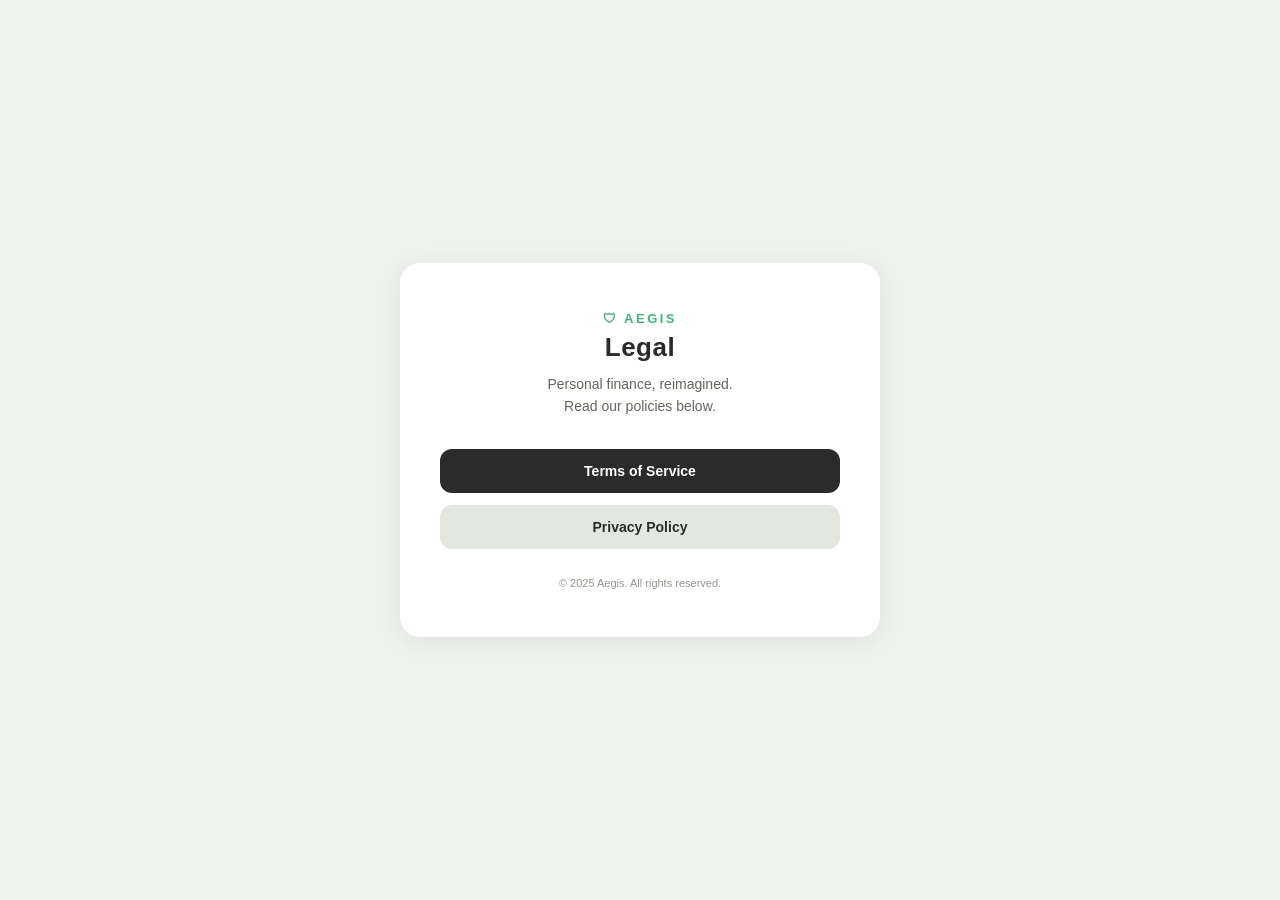
<file: aegis/legal/index.html>
<!DOCTYPE html>
<html lang="en">
<head>
  <meta charset="UTF-8">
  <meta name="viewport" content="width=device-width, initial-scale=1.0">
  <title>Aegis — Legal</title>
  <style>
    * { box-sizing: border-box; margin: 0; padding: 0; }
    body { font-family: -apple-system, BlinkMacSystemFont, 'Segoe UI', sans-serif; background: #eff3ed; min-height: 100vh; display: flex; align-items: center; justify-content: center; }
    .card { background: #fff; border-radius: 20px; padding: 48px 40px; max-width: 480px; width: 90%; box-shadow: 0 4px 24px rgba(0,0,0,0.08); text-align: center; }
    .logo { font-size: 13px; font-weight: 900; letter-spacing: 2.5px; color: #4caf7d; margin-bottom: 6px; }
    h1 { font-size: 26px; font-weight: 900; color: #2b2b2b; letter-spacing: 0.5px; margin-bottom: 10px; }
    p { font-size: 14px; color: #5f685b; line-height: 1.6; margin-bottom: 32px; }
    .links { display: flex; flex-direction: column; gap: 12px; }
    a { display: block; padding: 14px 24px; border-radius: 12px; font-size: 14px; font-weight: 700; text-decoration: none; transition: opacity 0.15s; }
    a:hover { opacity: 0.85; }
    .primary { background: #2b2b2b; color: #fff; }
    .secondary { background: #e2e7df; color: #2b2b2b; }
    .footer { margin-top: 28px; font-size: 11px; color: #8f988a; }
  </style>
</head>
<body>
  <div class="card">
    <div class="logo">🛡 AEGIS</div>
    <h1>Legal</h1>
    <p>Personal finance, reimagined.<br>Read our policies below.</p>
    <div class="links">
      <a href="terms.html" class="primary">Terms of Service</a>
      <a href="privacy.html" class="secondary">Privacy Policy</a>
    </div>
    <div class="footer">© 2025 Aegis. All rights reserved.</div>
  </div>
</body>
</html>
</file>
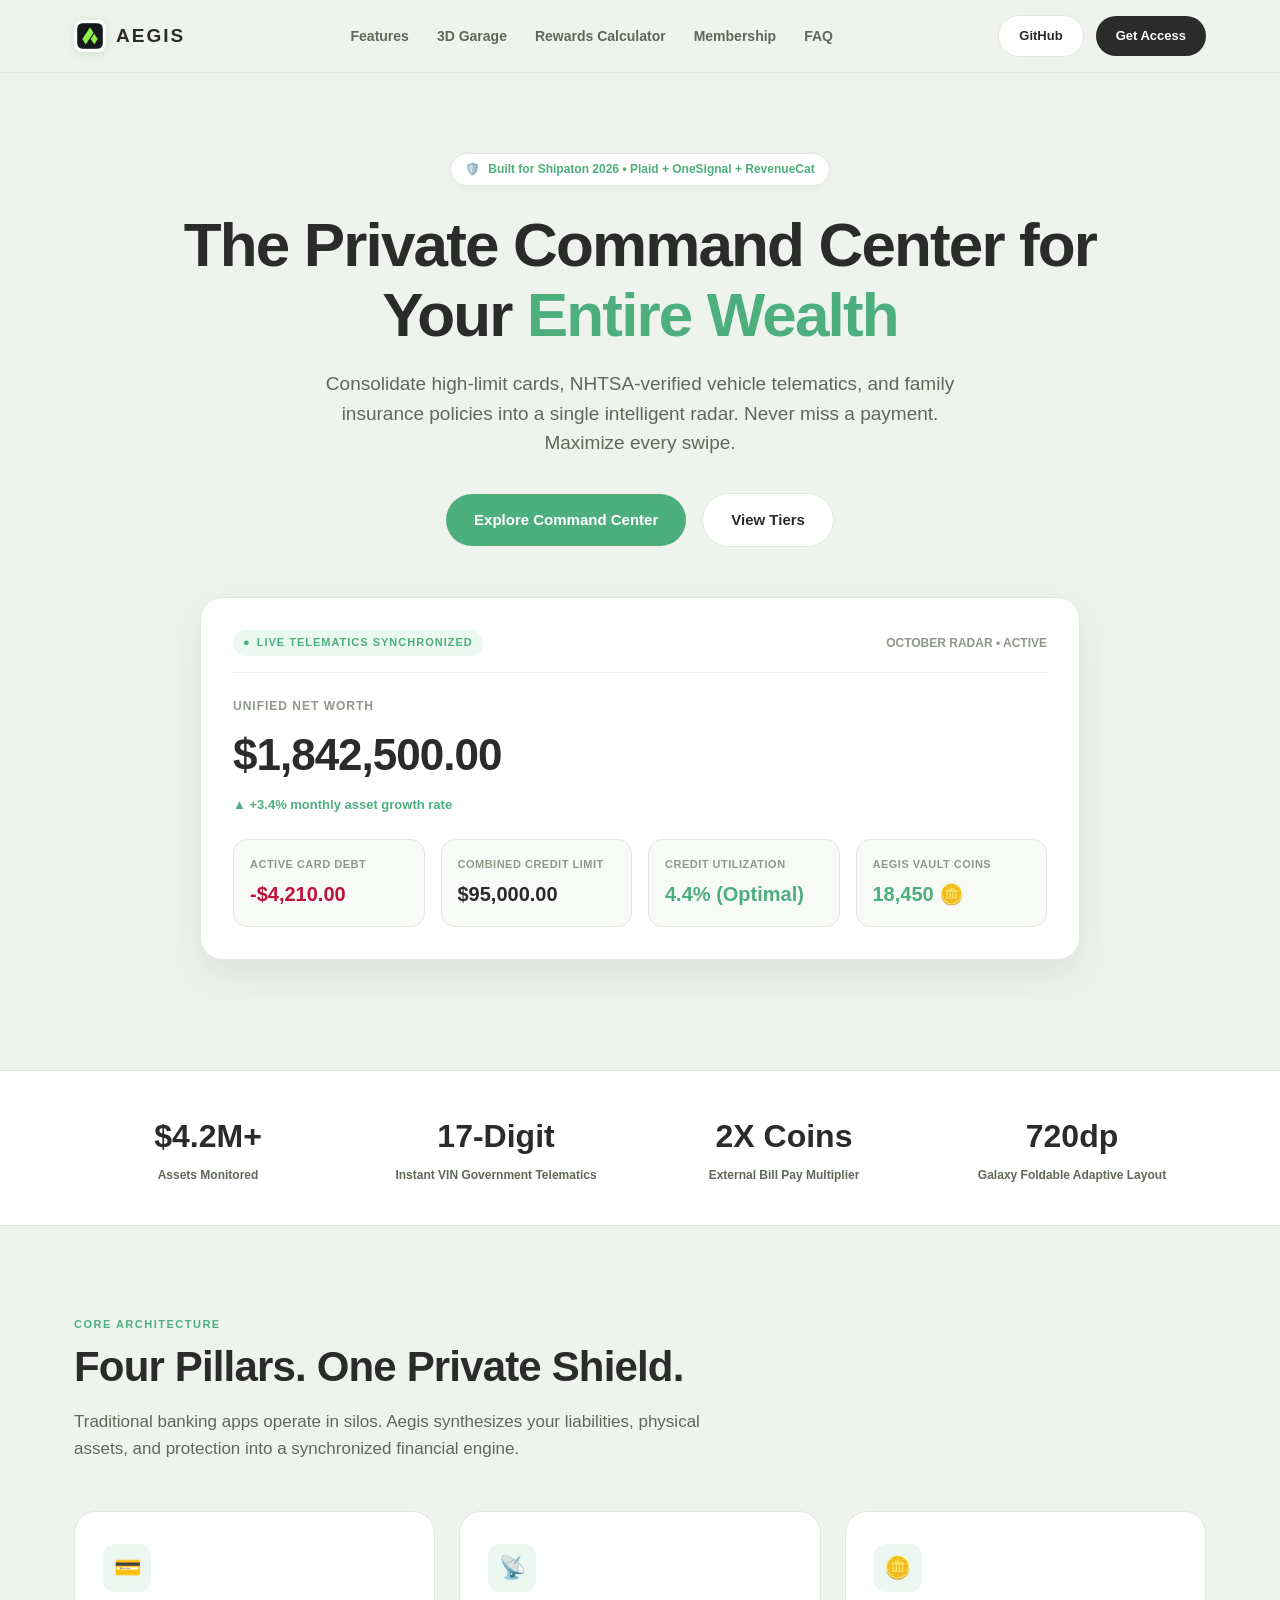
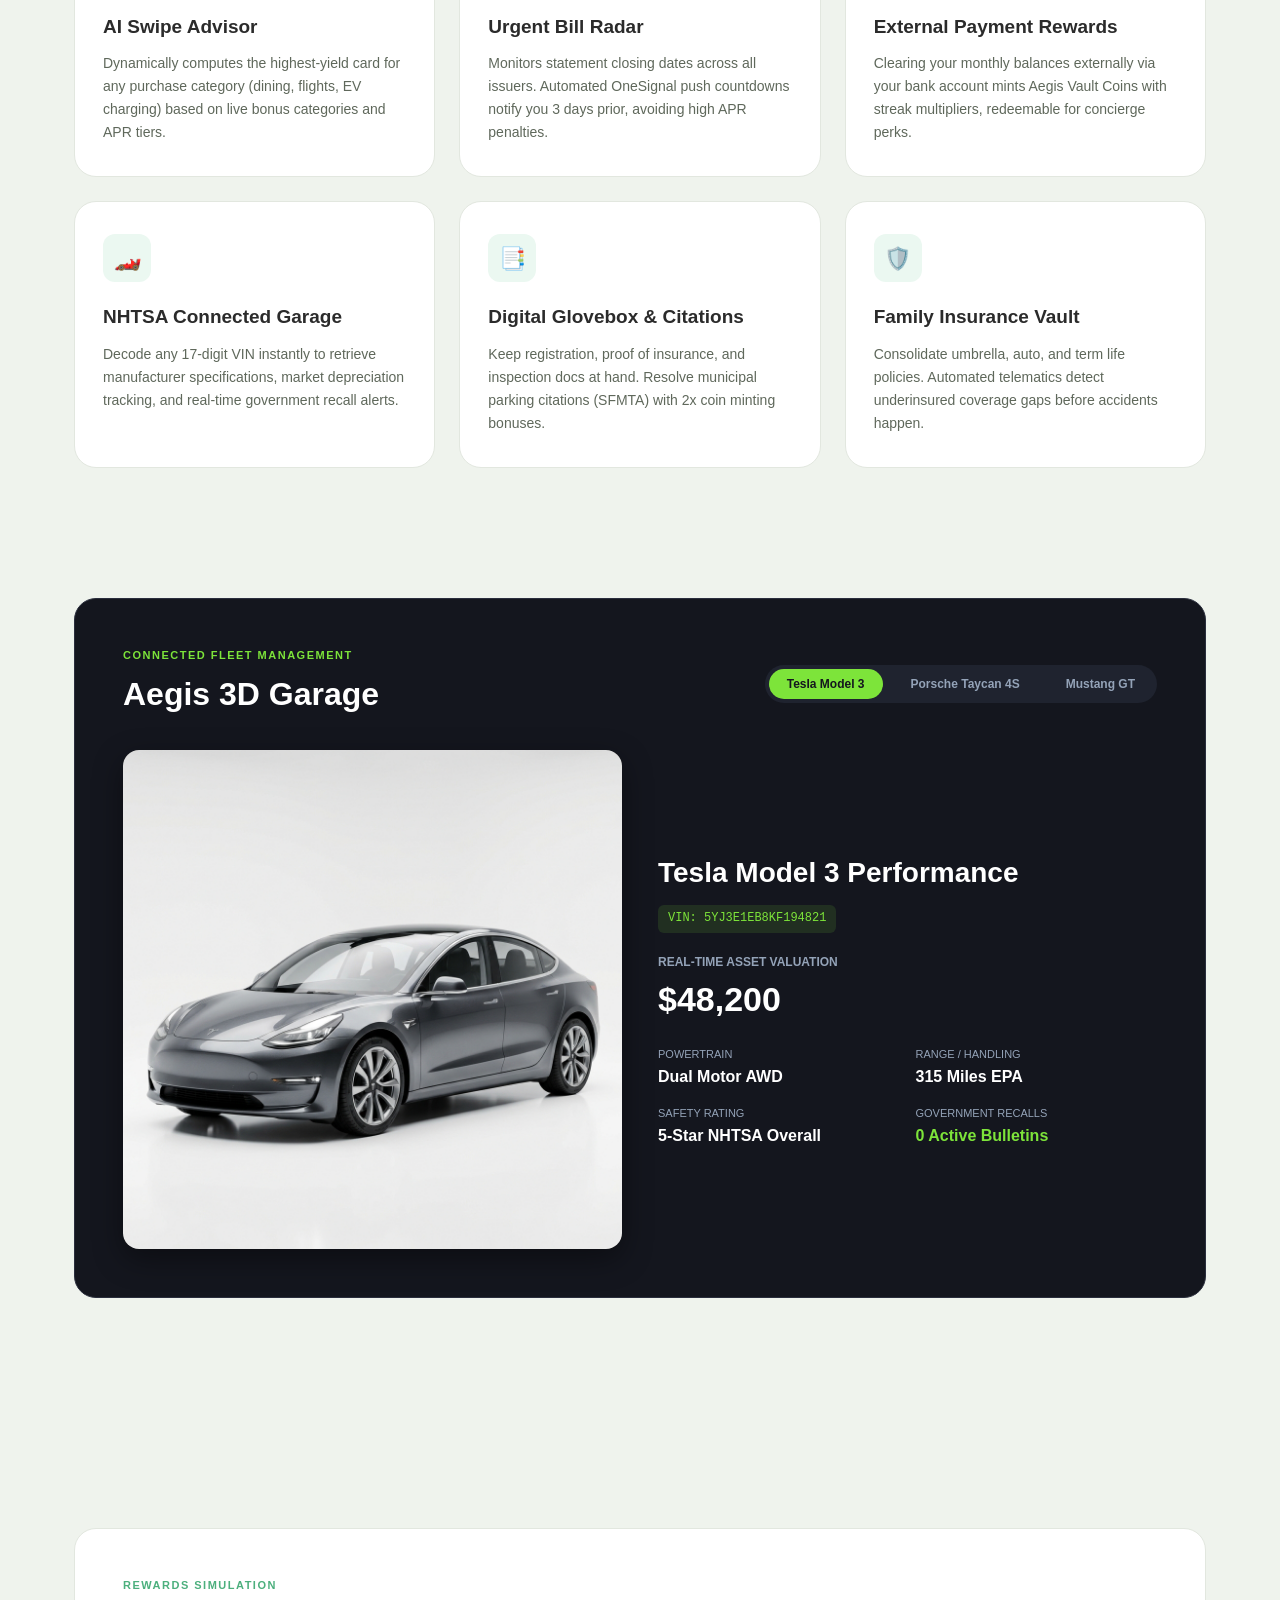
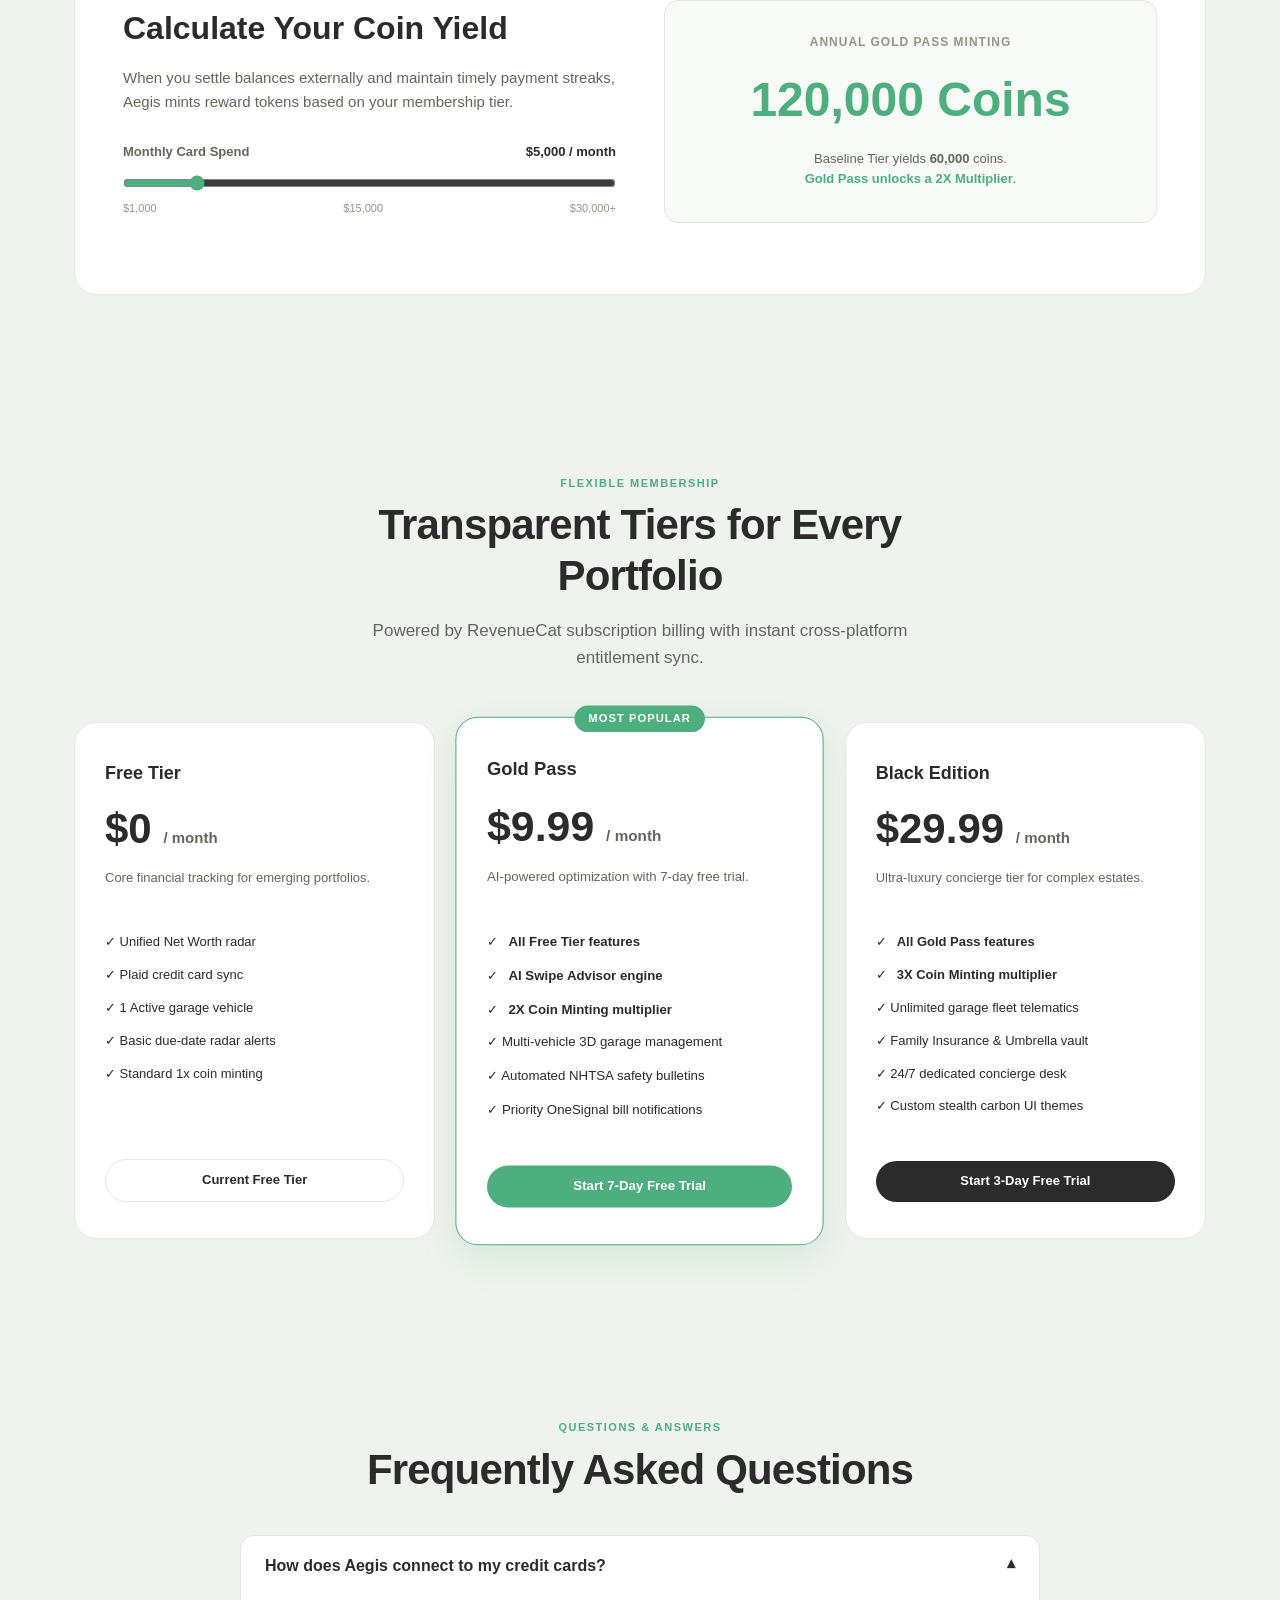
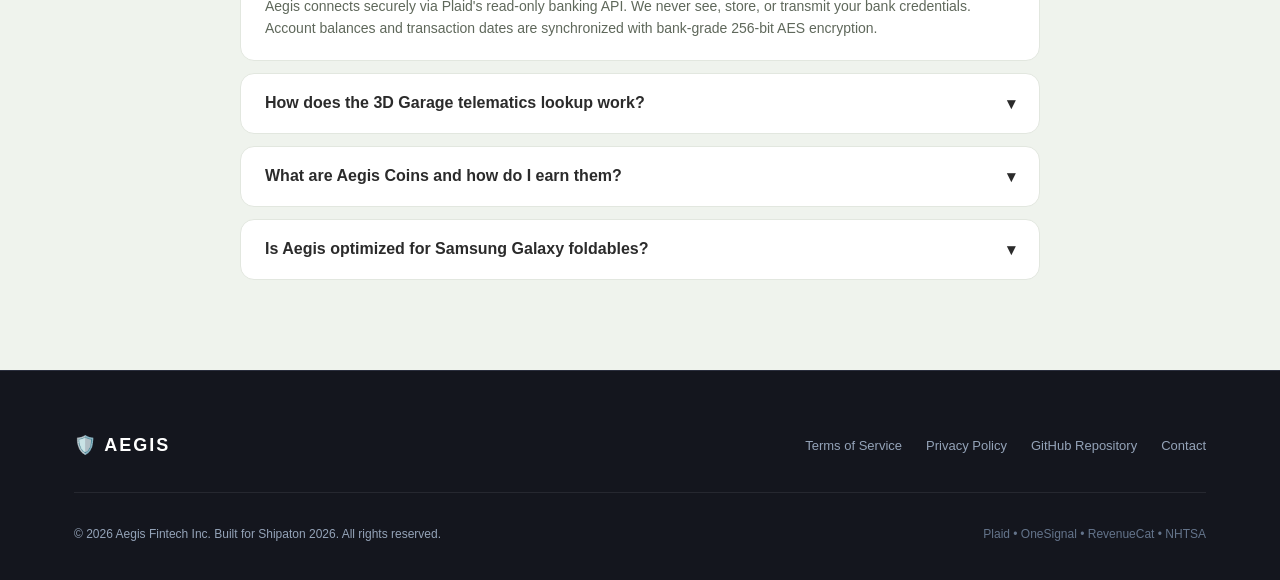
<file: aegis/marketing/index.html>
<!DOCTYPE html>
<html lang="en">
<head>
  <meta charset="UTF-8">
  <meta name="viewport" content="width=device-width, initial-scale=1.0">
  <title>Aegis — The Private Command Center for High-Net-Worth Individuals</title>
  <meta name="description" content="Aegis unites your credit cards, vehicle telematics, and insurance vault into one unified net worth radar. Powered by Plaid, OneSignal, and RevenueCat.">
  <link rel="icon" type="image/jpeg" href="assets/logo.jpg">
  <link rel="stylesheet" href="style.css">
</head>
<body>

  <!-- Sticky Header -->
  <header class="header">
    <div class="container header-inner">
      <a href="#" class="brand">
        <img src="assets/logo.jpg" alt="Aegis Logo" class="brand-icon">
        <span>AEGIS</span>
      </a>

      <ul class="nav-links">
        <li><a href="#features">Features</a></li>
        <li><a href="#garage">3D Garage</a></li>
        <li><a href="#calculator">Rewards Calculator</a></li>
        <li><a href="#pricing">Membership</a></li>
        <li><a href="#faq">FAQ</a></li>
      </ul>

      <div class="nav-actions">
        <a href="https://github.com/chiraghs/Aegis" target="_blank" class="btn btn-outline">GitHub</a>
        <a href="#pricing" class="btn btn-primary">Get Access</a>
      </div>
    </div>
  </header>

  <!-- Hero Section -->
  <section class="hero">
    <div class="container">
      <div class="hero-pill">
        <span>🛡️</span>
        <span>Built for Shipaton 2026 • Plaid + OneSignal + RevenueCat</span>
      </div>

      <h1 class="hero-title">
        The Private Command Center for Your <span class="highlight">Entire Wealth</span>
      </h1>

      <p class="hero-subtitle">
        Consolidate high-limit cards, NHTSA-verified vehicle telematics, and family insurance policies into a single intelligent radar. Never miss a payment. Maximize every swipe.
      </p>

      <div class="hero-cta">
        <a href="#features" class="btn btn-mint btn-lg">Explore Command Center</a>
        <a href="#pricing" class="btn btn-outline btn-lg">View Tiers</a>
      </div>

      <!-- Hero Mockup Card -->
      <div class="mockup-wrapper">
        <div class="mockup-card">
          <div class="mockup-header">
            <div class="mockup-badge">
              <span>●</span> LIVE TELEMATICS SYNCHRONIZED
            </div>
            <div style="font-size: 12px; color: var(--text-muted); font-weight: 700;">
              OCTOBER RADAR • ACTIVE
            </div>
          </div>

          <div class="mockup-networth">
            <div class="mockup-networth-label">Unified Net Worth</div>
            <div class="mockup-networth-value">$1,842,500.00</div>
            <div style="font-size: 13px; color: var(--accent-mint); font-weight: 700;">
              ▲ +3.4% monthly asset growth rate
            </div>
          </div>

          <div class="mockup-stats-grid">
            <div class="stat-box">
              <div class="stat-box-label">Active Card Debt</div>
              <div class="stat-box-value warning">-$4,210.00</div>
            </div>
            <div class="stat-box">
              <div class="stat-box-label">Combined Credit Limit</div>
              <div class="stat-box-value">$95,000.00</div>
            </div>
            <div class="stat-box">
              <div class="stat-box-label">Credit Utilization</div>
              <div class="stat-box-value positive">4.4% (Optimal)</div>
            </div>
            <div class="stat-box">
              <div class="stat-box-label">Aegis Vault Coins</div>
              <div class="stat-box-value positive">18,450 🪙</div>
            </div>
          </div>
        </div>
      </div>
    </div>
  </section>

  <!-- Stats Banner -->
  <section class="stats-banner">
    <div class="container stats-banner-grid">
      <div>
        <div class="banner-item-num">$4.2M+</div>
        <div class="banner-item-label">Assets Monitored</div>
      </div>
      <div>
        <div class="banner-item-num">17-Digit</div>
        <div class="banner-item-label">Instant VIN Government Telematics</div>
      </div>
      <div>
        <div class="banner-item-num">2X Coins</div>
        <div class="banner-item-label">External Bill Pay Multiplier</div>
      </div>
      <div>
        <div class="banner-item-num">720dp</div>
        <div class="banner-item-label">Galaxy Foldable Adaptive Layout</div>
      </div>
    </div>
  </section>

  <!-- Core Features Grid -->
  <section class="section" id="features">
    <div class="container">
      <div class="section-tag">Core Architecture</div>
      <h2 class="section-title">Four Pillars. One Private Shield.</h2>
      <p class="section-subtitle">
        Traditional banking apps operate in silos. Aegis synthesizes your liabilities, physical assets, and protection into a synchronized financial engine.
      </p>

      <div class="features-grid">
        <div class="feature-card">
          <div class="feature-icon-wrapper">💳</div>
          <h3>AI Swipe Advisor</h3>
          <p>
            Dynamically computes the highest-yield card for any purchase category (dining, flights, EV charging) based on live bonus categories and APR tiers.
          </p>
        </div>

        <div class="feature-card">
          <div class="feature-icon-wrapper">📡</div>
          <h3>Urgent Bill Radar</h3>
          <p>
            Monitors statement closing dates across all issuers. Automated OneSignal push countdowns notify you 3 days prior, avoiding high APR penalties.
          </p>
        </div>

        <div class="feature-card">
          <div class="feature-icon-wrapper">🪙</div>
          <h3>External Payment Rewards</h3>
          <p>
            Clearing your monthly balances externally via your bank account mints Aegis Vault Coins with streak multipliers, redeemable for concierge perks.
          </p>
        </div>

        <div class="feature-card">
          <div class="feature-icon-wrapper">🏎️</div>
          <h3>NHTSA Connected Garage</h3>
          <p>
            Decode any 17-digit VIN instantly to retrieve manufacturer specifications, market depreciation tracking, and real-time government recall alerts.
          </p>
        </div>

        <div class="feature-card">
          <div class="feature-icon-wrapper">📑</div>
          <h3>Digital Glovebox & Citations</h3>
          <p>
            Keep registration, proof of insurance, and inspection docs at hand. Resolve municipal parking citations (SFMTA) with 2x coin minting bonuses.
          </p>
        </div>

        <div class="feature-card">
          <div class="feature-icon-wrapper">🛡️</div>
          <h3>Family Insurance Vault</h3>
          <p>
            Consolidate umbrella, auto, and term life policies. Automated telematics detect underinsured coverage gaps before accidents happen.
          </p>
        </div>
      </div>
    </div>
  </section>

  <!-- 3D Garage Showcase -->
  <section class="section" id="garage" style="padding-top: 0;">
    <div class="container">
      <div class="garage-showcase">
        <div class="garage-header">
          <div>
            <div style="font-size: 11px; letter-spacing: 1.5px; color: var(--accent-mint-bright); font-weight: 800; text-transform: uppercase;">
              Connected Fleet Management
            </div>
            <h2 style="font-size: 32px; font-weight: 900; margin-top: 4px;">Aegis 3D Garage</h2>
          </div>

          <div class="garage-tabs">
            <button class="garage-tab-btn active" data-vehicle="tesla">Tesla Model 3</button>
            <button class="garage-tab-btn" data-vehicle="porsche">Porsche Taycan 4S</button>
            <button class="garage-tab-btn" data-vehicle="mustang">Mustang GT</button>
          </div>
        </div>

        <div class="garage-stage">
          <div class="garage-img-wrapper">
            <img id="garageVehicleImg" src="assets/tesla_model_3.jpg" alt="Active Garage Vehicle" style="transition: opacity 0.2s ease;">
          </div>

          <div class="garage-specs">
            <h3 id="garageVehicleName">Tesla Model 3 Performance</h3>
            <div class="garage-vin" id="garageVehicleVin">VIN: 5YJ3E1EB8KF194821</div>

            <div style="font-size: 12px; color: #94A3B8; text-transform: uppercase; font-weight: 700;">
              Real-Time Asset Valuation
            </div>
            <div style="font-size: 34px; font-weight: 900; color: #FFFFFF;" id="garageVehicleVal">
              $48,200
            </div>

            <div class="specs-grid">
              <div>
                <div class="spec-item-label">Powertrain</div>
                <div class="spec-item-val" id="garageVehiclePower">Dual Motor AWD</div>
              </div>
              <div>
                <div class="spec-item-label">Range / Handling</div>
                <div class="spec-item-val" id="garageVehicleRange">315 Miles EPA</div>
              </div>
              <div>
                <div class="spec-item-label">Safety Rating</div>
                <div class="spec-item-val" id="garageVehicleSafety">5-Star NHTSA Overall</div>
              </div>
              <div>
                <div class="spec-item-label">Government Recalls</div>
                <div class="spec-item-val" style="color: var(--accent-mint-bright);">0 Active Bulletins</div>
              </div>
            </div>
          </div>
        </div>
      </div>
    </div>
  </section>

  <!-- Interactive Rewards Calculator -->
  <section class="section" id="calculator">
    <div class="container">
      <div class="calc-section">
        <div class="calc-grid">
          <div>
            <div class="section-tag">Rewards Simulation</div>
            <h2 style="font-size: 32px; font-weight: 900; margin-bottom: 12px;">Calculate Your Coin Yield</h2>
            <p style="color: var(--text-secondary); font-size: 15px; line-height: 1.6;">
              When you settle balances externally and maintain timely payment streaks, Aegis mints reward tokens based on your membership tier.
            </p>

            <div class="slider-container">
              <div style="display: flex; justify-content: space-between; font-size: 13px; font-weight: 700; color: var(--text-secondary); margin-bottom: 6px;">
                <span>Monthly Card Spend</span>
                <span id="spendDisplay" style="color: var(--text-primary); font-weight: 900;">$5,000 / month</span>
              </div>
              <input type="range" id="spendSlider" min="1000" max="30000" step="500" value="5000">
              <div style="display: flex; justify-content: space-between; font-size: 11px; color: var(--text-muted); margin-top: 6px;">
                <span>$1,000</span>
                <span>$15,000</span>
                <span>$30,000+</span>
              </div>
            </div>
          </div>

          <div class="calc-result-card">
            <div style="font-size: 12px; font-weight: 800; color: var(--text-muted); letter-spacing: 1px; text-transform: uppercase;">
              Annual Gold Pass Minting
            </div>
            <div class="calc-coins-reward" id="goldCoinsDisplay">
              120,000 Coins
            </div>
            <div style="font-size: 13px; color: var(--text-secondary);">
              Baseline Tier yields <strong id="coinsMintedDisplay">60,000</strong> coins.<br>
              <span style="color: var(--accent-mint); font-weight: 800;">Gold Pass unlocks a 2X Multiplier</span>.
            </div>
          </div>
        </div>
      </div>
    </div>
  </section>

  <!-- Pricing Tiers -->
  <section class="section" id="pricing">
    <div class="container">
      <div style="text-align: center; max-width: 600px; margin: 0 auto 50px;">
        <div class="section-tag">Flexible Membership</div>
        <h2 class="section-title">Transparent Tiers for Every Portfolio</h2>
        <p class="section-subtitle" style="margin: 0 auto;">
          Powered by RevenueCat subscription billing with instant cross-platform entitlement sync.
        </p>
      </div>

      <div class="pricing-grid">
        <!-- Free Tier -->
        <div class="pricing-card">
          <div class="tier-name">Free Tier</div>
          <div class="tier-price">$0 <span>/ month</span></div>
          <div class="tier-desc">Core financial tracking for emerging portfolios.</div>

          <ul class="tier-features">
            <li>✓ Unified Net Worth radar</li>
            <li>✓ Plaid credit card sync</li>
            <li>✓ 1 Active garage vehicle</li>
            <li>✓ Basic due-date radar alerts</li>
            <li>✓ Standard 1x coin minting</li>
          </ul>

          <a href="#" class="btn btn-outline" style="width: 100%;">Current Free Tier</a>
        </div>

        <!-- Gold Pass Tier (Featured) -->
        <div class="pricing-card featured">
          <div class="featured-badge">MOST POPULAR</div>
          <div class="tier-name">Gold Pass</div>
          <div class="tier-price">$9.99 <span>/ month</span></div>
          <div class="tier-desc">AI-powered optimization with 7-day free trial.</div>

          <ul class="tier-features">
            <li>✓ <strong>All Free Tier features</strong></li>
            <li>✓ <strong>AI Swipe Advisor engine</strong></li>
            <li>✓ <strong>2X Coin Minting multiplier</strong></li>
            <li>✓ Multi-vehicle 3D garage management</li>
            <li>✓ Automated NHTSA safety bulletins</li>
            <li>✓ Priority OneSignal bill notifications</li>
          </ul>

          <a href="#" class="btn btn-mint" style="width: 100%;">Start 7-Day Free Trial</a>
        </div>

        <!-- Black Edition Tier -->
        <div class="pricing-card">
          <div class="tier-name">Black Edition</div>
          <div class="tier-price">$29.99 <span>/ month</span></div>
          <div class="tier-desc">Ultra-luxury concierge tier for complex estates.</div>

          <ul class="tier-features">
            <li>✓ <strong>All Gold Pass features</strong></li>
            <li>✓ <strong>3X Coin Minting multiplier</strong></li>
            <li>✓ Unlimited garage fleet telematics</li>
            <li>✓ Family Insurance & Umbrella vault</li>
            <li>✓ 24/7 dedicated concierge desk</li>
            <li>✓ Custom stealth carbon UI themes</li>
          </ul>

          <a href="#" class="btn btn-primary" style="width: 100%;">Start 3-Day Free Trial</a>
        </div>
      </div>
    </div>
  </section>

  <!-- FAQ Section -->
  <section class="section" id="faq">
    <div class="container">
      <div style="text-align: center; margin-bottom: 40px;">
        <div class="section-tag">Questions & Answers</div>
        <h2 class="section-title">Frequently Asked Questions</h2>
      </div>

      <div class="faq-list">
        <div class="faq-item active">
          <button class="faq-question">
            <span>How does Aegis connect to my credit cards?</span>
            <span class="faq-icon">▾</span>
          </button>
          <div class="faq-answer">
            Aegis connects securely via Plaid's read-only banking API. We never see, store, or transmit your bank credentials. Account balances and transaction dates are synchronized with bank-grade 256-bit AES encryption.
          </div>
        </div>

        <div class="faq-item">
          <button class="faq-question">
            <span>How does the 3D Garage telematics lookup work?</span>
            <span class="faq-icon">▾</span>
          </button>
          <div class="faq-answer">
            Entering any standard 17-digit VIN queries the official US National Highway Traffic Safety Administration (NHTSA) database. Aegis retrieves model year, curb weight, safety crash ratings, and automated safety recall bulletins in real-time.
          </div>
        </div>

        <div class="faq-item">
          <button class="faq-question">
            <span>What are Aegis Coins and how do I earn them?</span>
            <span class="faq-icon">▾</span>
          </button>
          <div class="faq-answer">
            Aegis Coins are in-app rewards granted when you pay card statements on time through your external bank, clear municipal traffic tickets, or maintain healthy utilization streaks. Gold Pass members earn a 2X multiplier on every cleared dollar.
          </div>
        </div>

        <div class="faq-item">
          <button class="faq-question">
            <span>Is Aegis optimized for Samsung Galaxy foldables?</span>
            <span class="faq-icon">▾</span>
          </button>
          <div class="faq-answer">
            Yes. Built using Flutter's adaptive LayoutBuilder, Aegis automatically expands to a dual-pane layout at the 720dp breakpoint on Samsung Galaxy Z Fold devices, pairing your primary navigation on the left with contextual deep-dive panels on the right.
          </div>
        </div>
      </div>
    </div>
  </section>

  <!-- Footer -->
  <footer class="footer">
    <div class="container">
      <div class="footer-top">
        <div class="footer-brand">🛡️ AEGIS</div>
        <ul class="footer-links">
          <li><a href="../legal/terms.html">Terms of Service</a></li>
          <li><a href="../legal/privacy.html">Privacy Policy</a></li>
          <li><a href="https://github.com/chiraghs/Aegis" target="_blank">GitHub Repository</a></li>
          <li><a href="mailto:contact@aegisapp.io">Contact</a></li>
        </ul>
      </div>

      <div class="footer-bottom">
        <div>© 2026 Aegis Fintech Inc. Built for Shipaton 2026. All rights reserved.</div>
        <div style="color: #64748B;">Plaid • OneSignal • RevenueCat • NHTSA</div>
      </div>
    </div>
  </footer>

  <script src="app.js"></script>
</body>
</html>
</file>
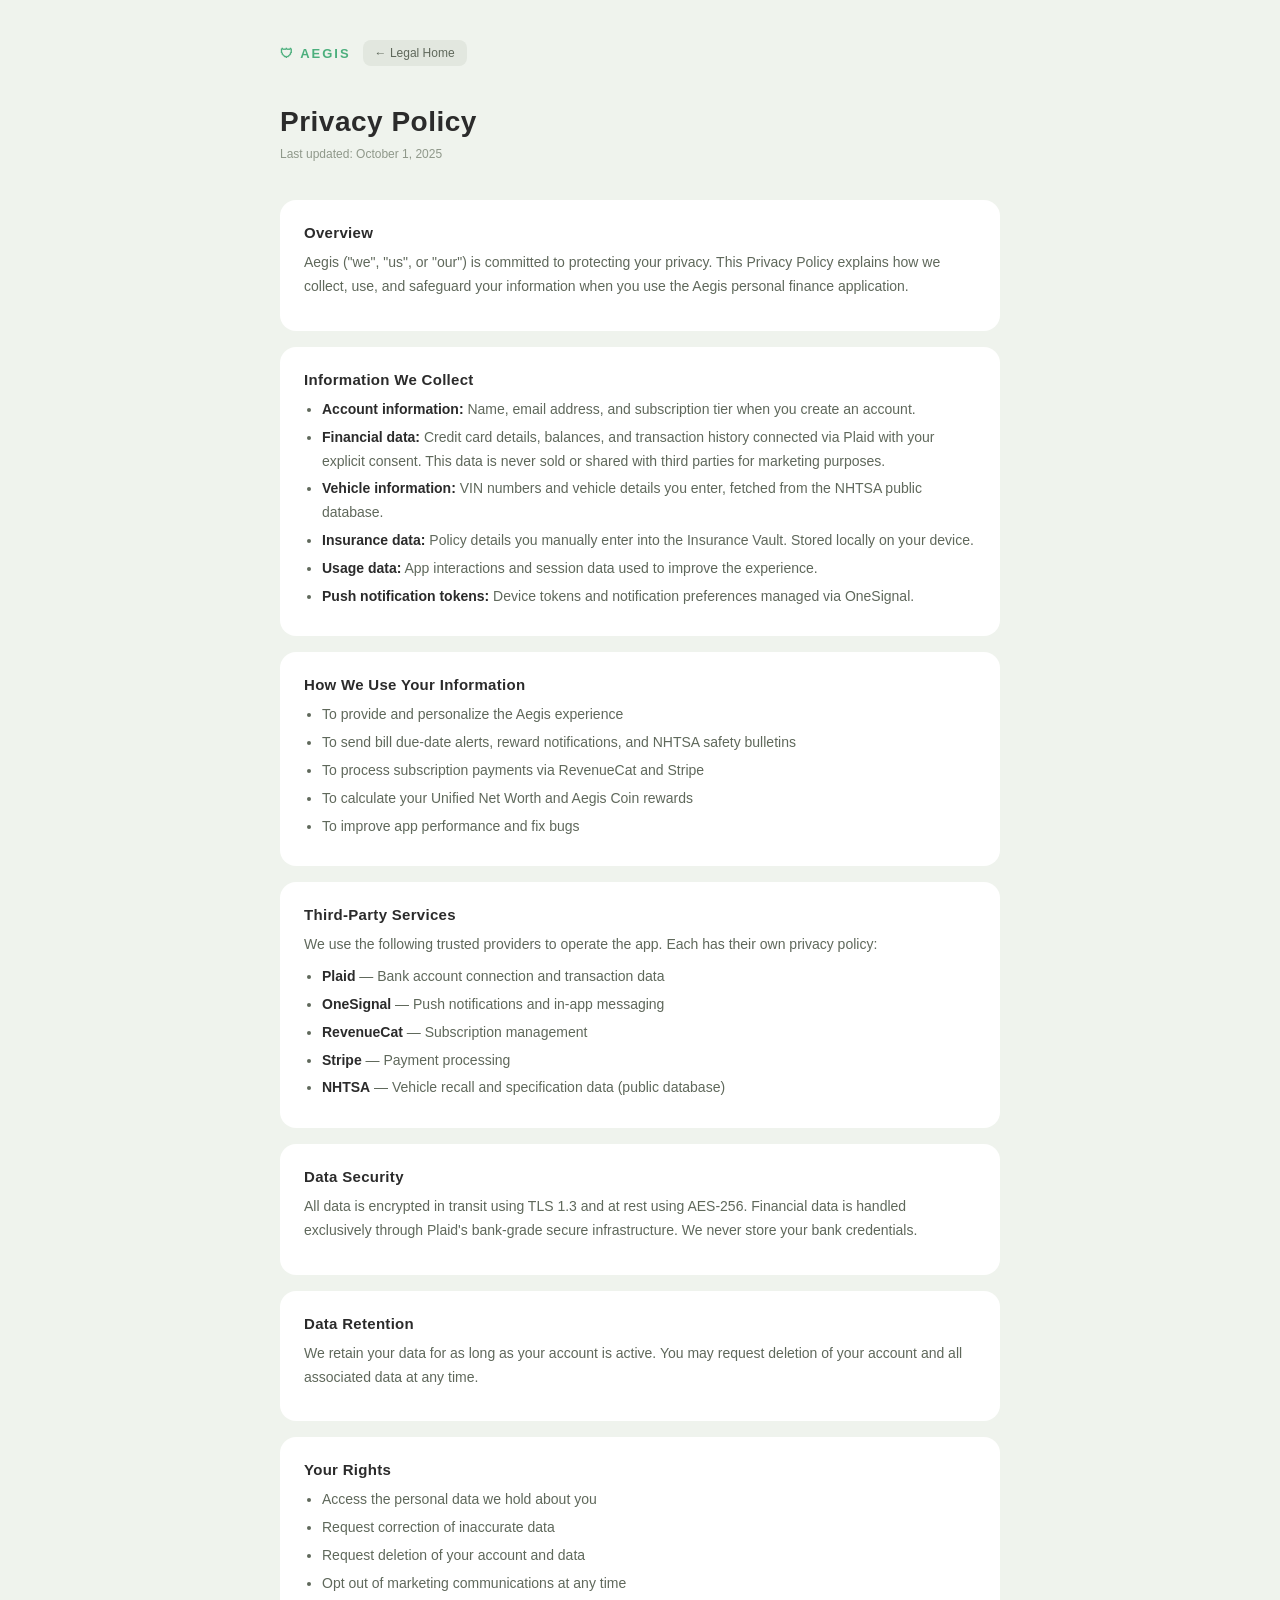
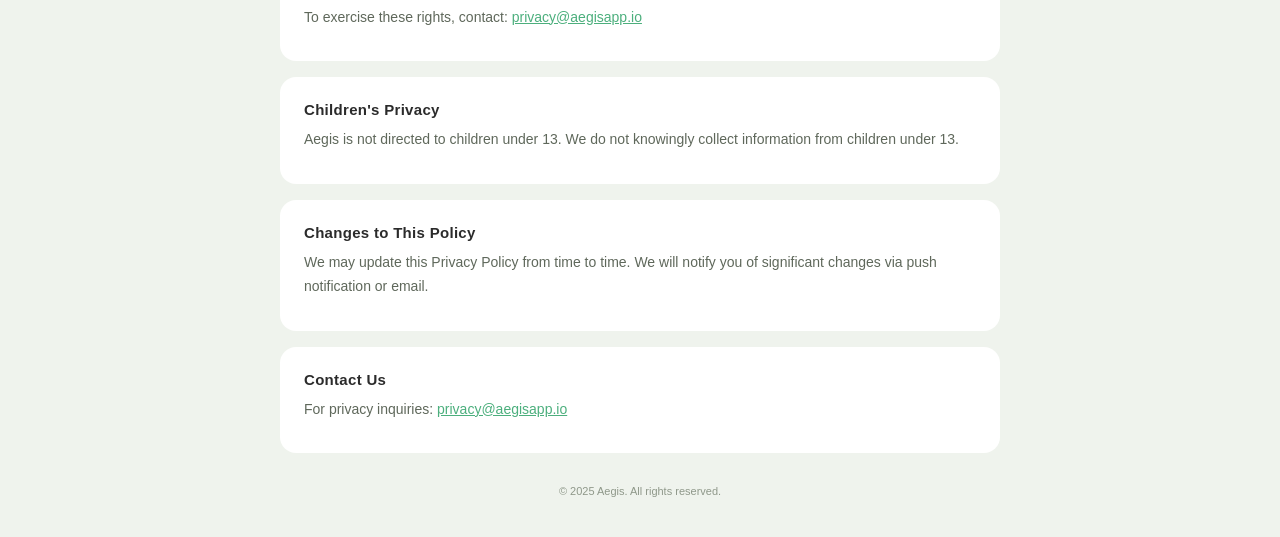
<file: aegis/legal/privacy.html>
<!DOCTYPE html>
<html lang="en">
<head>
  <meta charset="UTF-8">
  <meta name="viewport" content="width=device-width, initial-scale=1.0">
  <title>Aegis — Privacy Policy</title>
  <style>
    * { box-sizing: border-box; margin: 0; padding: 0; }
    body { font-family: -apple-system, BlinkMacSystemFont, 'Segoe UI', sans-serif; background: #eff3ed; padding: 40px 24px; color: #2b2b2b; }
    .container { max-width: 720px; margin: 0 auto; }
    .nav { display: flex; align-items: center; gap: 12px; margin-bottom: 40px; }
    .logo { font-size: 13px; font-weight: 900; letter-spacing: 2px; color: #4caf7d; }
    .back { font-size: 12px; color: #5f685b; text-decoration: none; padding: 6px 12px; background: #e2e7df; border-radius: 8px; }
    h1 { font-size: 28px; font-weight: 900; letter-spacing: 0.5px; margin-bottom: 6px; }
    .updated { font-size: 12px; color: #8f988a; margin-bottom: 36px; }
    .section { background: #fff; border-radius: 16px; padding: 24px; margin-bottom: 16px; }
    h2 { font-size: 15px; font-weight: 800; color: #2b2b2b; margin-bottom: 10px; letter-spacing: 0.3px; }
    p { font-size: 14px; line-height: 1.7; color: #5f685b; margin-bottom: 8px; }
    ul { padding-left: 18px; }
    li { font-size: 14px; line-height: 1.7; color: #5f685b; margin-bottom: 4px; }
    strong { color: #2b2b2b; }
    a { color: #4caf7d; }
    .footer { text-align: center; font-size: 11px; color: #8f988a; margin-top: 32px; }
  </style>
</head>
<body>
  <div class="container">
    <div class="nav">
      <span class="logo">🛡 AEGIS</span>
      <a href="index.html" class="back">← Legal Home</a>
    </div>
    <h1>Privacy Policy</h1>
    <p class="updated">Last updated: October 1, 2025</p>

    <div class="section">
      <h2>Overview</h2>
      <p>Aegis ("we", "us", or "our") is committed to protecting your privacy. This Privacy Policy explains how we collect, use, and safeguard your information when you use the Aegis personal finance application.</p>
    </div>

    <div class="section">
      <h2>Information We Collect</h2>
      <ul>
        <li><strong>Account information:</strong> Name, email address, and subscription tier when you create an account.</li>
        <li><strong>Financial data:</strong> Credit card details, balances, and transaction history connected via Plaid with your explicit consent. This data is never sold or shared with third parties for marketing purposes.</li>
        <li><strong>Vehicle information:</strong> VIN numbers and vehicle details you enter, fetched from the NHTSA public database.</li>
        <li><strong>Insurance data:</strong> Policy details you manually enter into the Insurance Vault. Stored locally on your device.</li>
        <li><strong>Usage data:</strong> App interactions and session data used to improve the experience.</li>
        <li><strong>Push notification tokens:</strong> Device tokens and notification preferences managed via OneSignal.</li>
      </ul>
    </div>

    <div class="section">
      <h2>How We Use Your Information</h2>
      <ul>
        <li>To provide and personalize the Aegis experience</li>
        <li>To send bill due-date alerts, reward notifications, and NHTSA safety bulletins</li>
        <li>To process subscription payments via RevenueCat and Stripe</li>
        <li>To calculate your Unified Net Worth and Aegis Coin rewards</li>
        <li>To improve app performance and fix bugs</li>
      </ul>
    </div>

    <div class="section">
      <h2>Third-Party Services</h2>
      <p>We use the following trusted providers to operate the app. Each has their own privacy policy:</p>
      <ul>
        <li><strong>Plaid</strong> — Bank account connection and transaction data</li>
        <li><strong>OneSignal</strong> — Push notifications and in-app messaging</li>
        <li><strong>RevenueCat</strong> — Subscription management</li>
        <li><strong>Stripe</strong> — Payment processing</li>
        <li><strong>NHTSA</strong> — Vehicle recall and specification data (public database)</li>
      </ul>
    </div>

    <div class="section">
      <h2>Data Security</h2>
      <p>All data is encrypted in transit using TLS 1.3 and at rest using AES-256. Financial data is handled exclusively through Plaid's bank-grade secure infrastructure. We never store your bank credentials.</p>
    </div>

    <div class="section">
      <h2>Data Retention</h2>
      <p>We retain your data for as long as your account is active. You may request deletion of your account and all associated data at any time.</p>
    </div>

    <div class="section">
      <h2>Your Rights</h2>
      <ul>
        <li>Access the personal data we hold about you</li>
        <li>Request correction of inaccurate data</li>
        <li>Request deletion of your account and data</li>
        <li>Opt out of marketing communications at any time</li>
      </ul>
      <p style="margin-top:10px;">To exercise these rights, contact: <a href="mailto:privacy@aegisapp.io">privacy@aegisapp.io</a></p>
    </div>

    <div class="section">
      <h2>Children's Privacy</h2>
      <p>Aegis is not directed to children under 13. We do not knowingly collect information from children under 13.</p>
    </div>

    <div class="section">
      <h2>Changes to This Policy</h2>
      <p>We may update this Privacy Policy from time to time. We will notify you of significant changes via push notification or email.</p>
    </div>

    <div class="section">
      <h2>Contact Us</h2>
      <p>For privacy inquiries: <a href="mailto:privacy@aegisapp.io">privacy@aegisapp.io</a></p>
    </div>

    <div class="footer">© 2025 Aegis. All rights reserved.</div>
  </div>
</body>
</html>
</file>
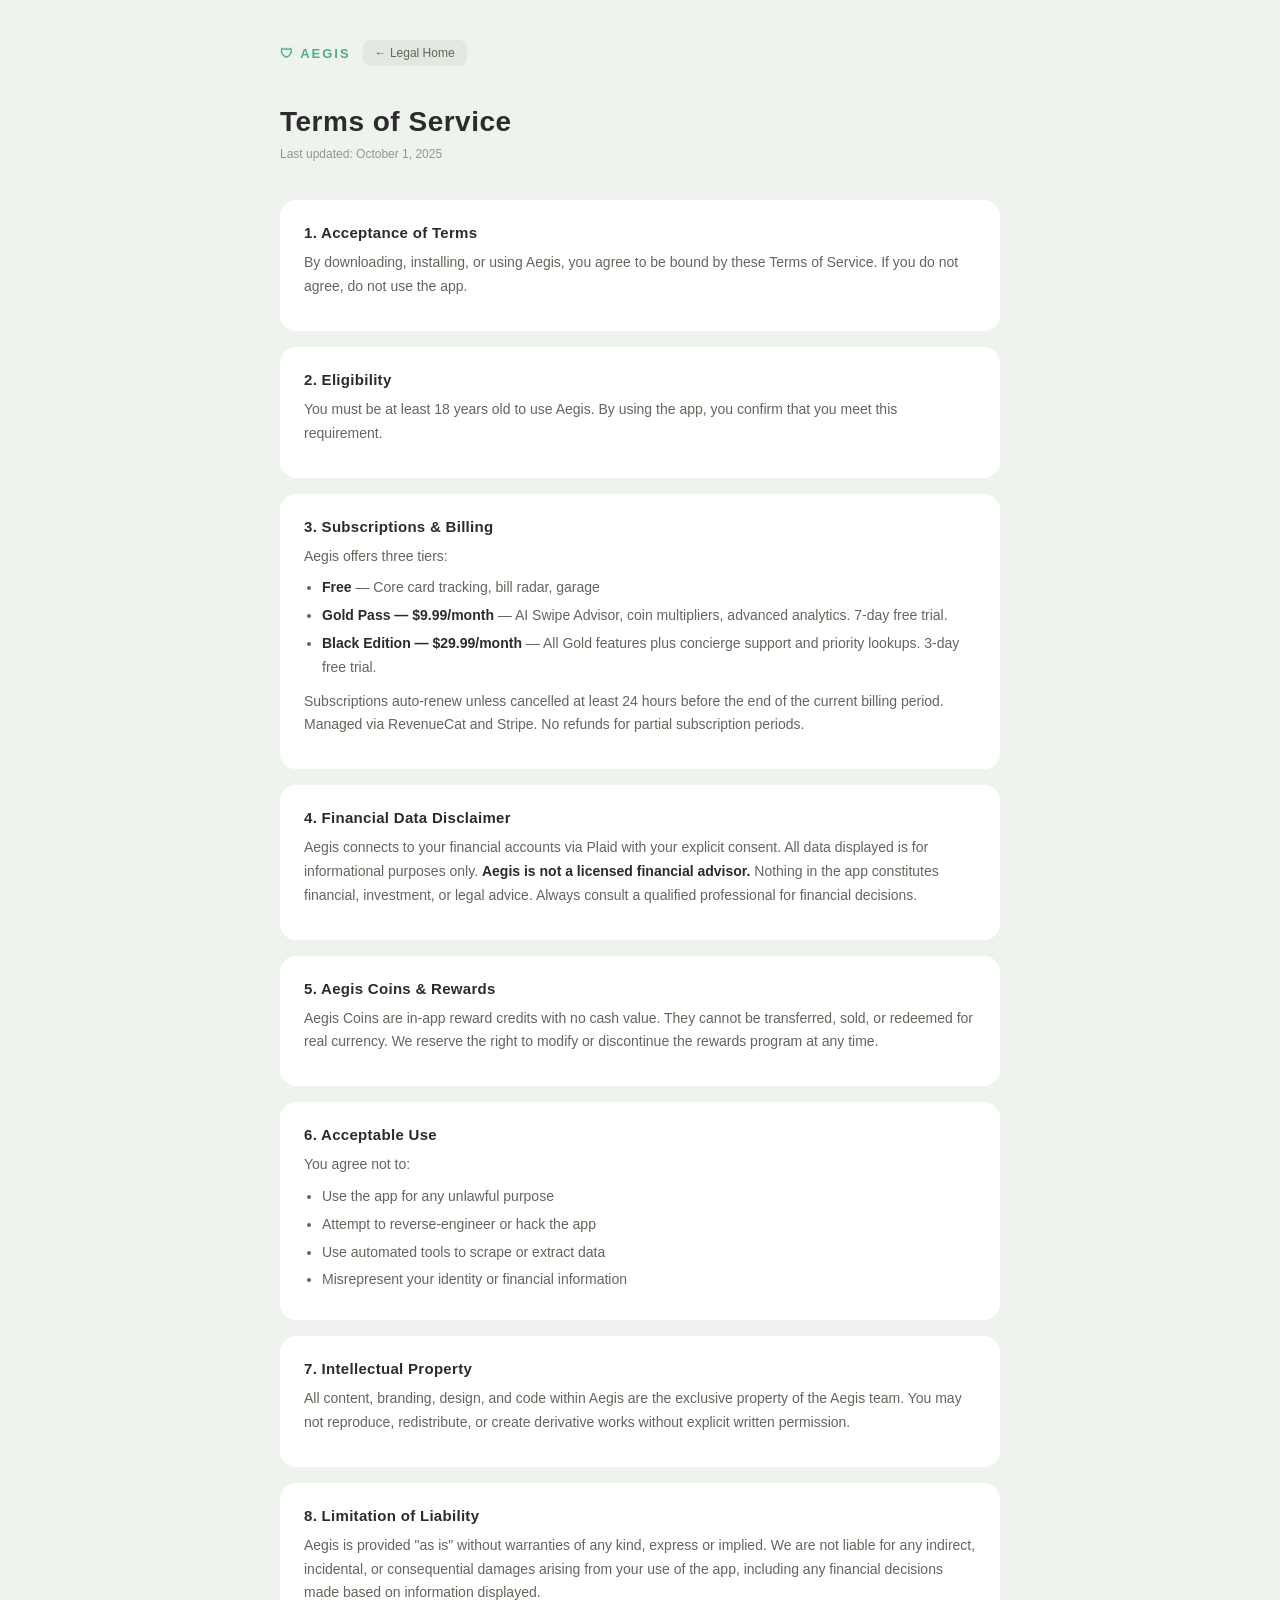
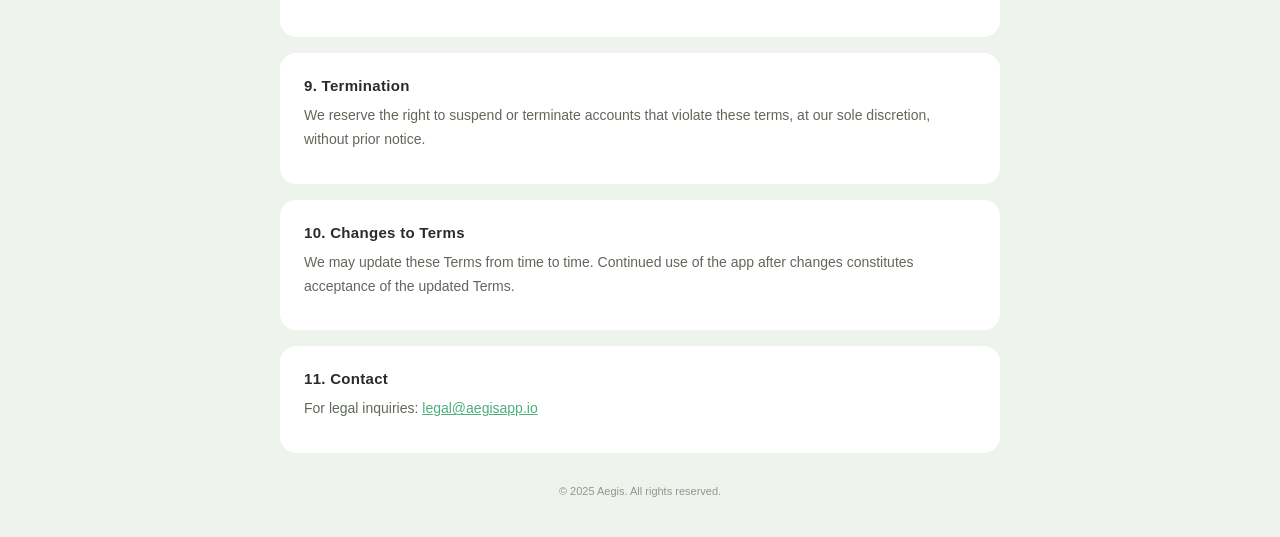
<file: aegis/legal/terms.html>
<!DOCTYPE html>
<html lang="en">
<head>
  <meta charset="UTF-8">
  <meta name="viewport" content="width=device-width, initial-scale=1.0">
  <title>Aegis — Terms of Service</title>
  <style>
    * { box-sizing: border-box; margin: 0; padding: 0; }
    body { font-family: -apple-system, BlinkMacSystemFont, 'Segoe UI', sans-serif; background: #eff3ed; padding: 40px 24px; color: #2b2b2b; }
    .container { max-width: 720px; margin: 0 auto; }
    .nav { display: flex; align-items: center; gap: 12px; margin-bottom: 40px; }
    .logo { font-size: 13px; font-weight: 900; letter-spacing: 2px; color: #4caf7d; }
    .back { font-size: 12px; color: #5f685b; text-decoration: none; padding: 6px 12px; background: #e2e7df; border-radius: 8px; }
    h1 { font-size: 28px; font-weight: 900; letter-spacing: 0.5px; margin-bottom: 6px; }
    .updated { font-size: 12px; color: #8f988a; margin-bottom: 36px; }
    .section { background: #fff; border-radius: 16px; padding: 24px; margin-bottom: 16px; }
    h2 { font-size: 15px; font-weight: 800; color: #2b2b2b; margin-bottom: 10px; letter-spacing: 0.3px; }
    p { font-size: 14px; line-height: 1.7; color: #5f685b; margin-bottom: 8px; }
    ul { padding-left: 18px; }
    li { font-size: 14px; line-height: 1.7; color: #5f685b; margin-bottom: 4px; }
    strong { color: #2b2b2b; }
    a { color: #4caf7d; }
    .footer { text-align: center; font-size: 11px; color: #8f988a; margin-top: 32px; }
  </style>
</head>
<body>
  <div class="container">
    <div class="nav">
      <span class="logo">🛡 AEGIS</span>
      <a href="index.html" class="back">← Legal Home</a>
    </div>
    <h1>Terms of Service</h1>
    <p class="updated">Last updated: October 1, 2025</p>

    <div class="section">
      <h2>1. Acceptance of Terms</h2>
      <p>By downloading, installing, or using Aegis, you agree to be bound by these Terms of Service. If you do not agree, do not use the app.</p>
    </div>

    <div class="section">
      <h2>2. Eligibility</h2>
      <p>You must be at least 18 years old to use Aegis. By using the app, you confirm that you meet this requirement.</p>
    </div>

    <div class="section">
      <h2>3. Subscriptions & Billing</h2>
      <p>Aegis offers three tiers:</p>
      <ul>
        <li><strong>Free</strong> — Core card tracking, bill radar, garage</li>
        <li><strong>Gold Pass — $9.99/month</strong> — AI Swipe Advisor, coin multipliers, advanced analytics. 7-day free trial.</li>
        <li><strong>Black Edition — $29.99/month</strong> — All Gold features plus concierge support and priority lookups. 3-day free trial.</li>
      </ul>
      <p style="margin-top:10px;">Subscriptions auto-renew unless cancelled at least 24 hours before the end of the current billing period. Managed via RevenueCat and Stripe. No refunds for partial subscription periods.</p>
    </div>

    <div class="section">
      <h2>4. Financial Data Disclaimer</h2>
      <p>Aegis connects to your financial accounts via Plaid with your explicit consent. All data displayed is for informational purposes only. <strong>Aegis is not a licensed financial advisor.</strong> Nothing in the app constitutes financial, investment, or legal advice. Always consult a qualified professional for financial decisions.</p>
    </div>

    <div class="section">
      <h2>5. Aegis Coins & Rewards</h2>
      <p>Aegis Coins are in-app reward credits with no cash value. They cannot be transferred, sold, or redeemed for real currency. We reserve the right to modify or discontinue the rewards program at any time.</p>
    </div>

    <div class="section">
      <h2>6. Acceptable Use</h2>
      <p>You agree not to:</p>
      <ul>
        <li>Use the app for any unlawful purpose</li>
        <li>Attempt to reverse-engineer or hack the app</li>
        <li>Use automated tools to scrape or extract data</li>
        <li>Misrepresent your identity or financial information</li>
      </ul>
    </div>

    <div class="section">
      <h2>7. Intellectual Property</h2>
      <p>All content, branding, design, and code within Aegis are the exclusive property of the Aegis team. You may not reproduce, redistribute, or create derivative works without explicit written permission.</p>
    </div>

    <div class="section">
      <h2>8. Limitation of Liability</h2>
      <p>Aegis is provided "as is" without warranties of any kind, express or implied. We are not liable for any indirect, incidental, or consequential damages arising from your use of the app, including any financial decisions made based on information displayed.</p>
    </div>

    <div class="section">
      <h2>9. Termination</h2>
      <p>We reserve the right to suspend or terminate accounts that violate these terms, at our sole discretion, without prior notice.</p>
    </div>

    <div class="section">
      <h2>10. Changes to Terms</h2>
      <p>We may update these Terms from time to time. Continued use of the app after changes constitutes acceptance of the updated Terms.</p>
    </div>

    <div class="section">
      <h2>11. Contact</h2>
      <p>For legal inquiries: <a href="mailto:legal@aegisapp.io">legal@aegisapp.io</a></p>
    </div>

    <div class="footer">© 2025 Aegis. All rights reserved.</div>
  </div>
</body>
</html>
</file>
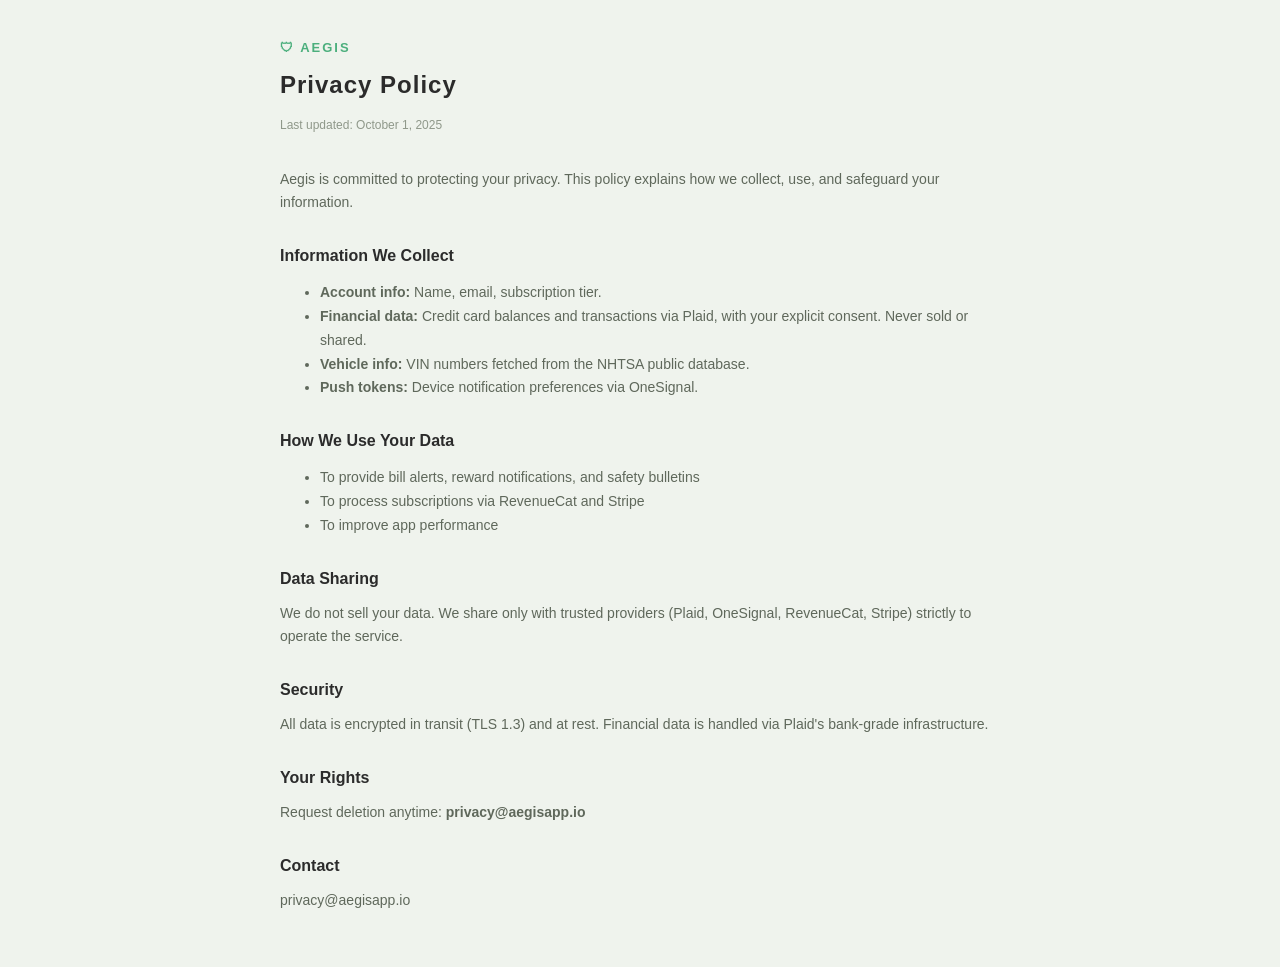
<file: aegis/public_web/privacy.html>
<!DOCTYPE html>
<html lang="en">
<head>
  <meta charset="UTF-8">
  <meta name="viewport" content="width=device-width, initial-scale=1.0">
  <title>Aegis — Privacy Policy</title>
  <style>
    body { font-family: -apple-system, BlinkMacSystemFont, 'Segoe UI', sans-serif; max-width: 720px; margin: 0 auto; padding: 40px 24px; color: #2b2b2b; background: #eff3ed; }
    h1 { font-size: 24px; font-weight: 900; letter-spacing: 1px; }
    h2 { font-size: 16px; font-weight: 700; margin-top: 32px; }
    p, li { font-size: 14px; line-height: 1.7; color: #5f685b; }
    .logo { font-size: 13px; font-weight: 900; letter-spacing: 2px; color: #4caf7d; margin-bottom: 8px; }
    .updated { font-size: 12px; color: #8f988a; margin-bottom: 32px; }
  </style>
</head>
<body>
  <div class="logo">🛡 AEGIS</div>
  <h1>Privacy Policy</h1>
  <p class="updated">Last updated: October 1, 2025</p>
  <p>Aegis is committed to protecting your privacy. This policy explains how we collect, use, and safeguard your information.</p>
  <h2>Information We Collect</h2>
  <ul>
    <li><strong>Account info:</strong> Name, email, subscription tier.</li>
    <li><strong>Financial data:</strong> Credit card balances and transactions via Plaid, with your explicit consent. Never sold or shared.</li>
    <li><strong>Vehicle info:</strong> VIN numbers fetched from the NHTSA public database.</li>
    <li><strong>Push tokens:</strong> Device notification preferences via OneSignal.</li>
  </ul>
  <h2>How We Use Your Data</h2>
  <ul>
    <li>To provide bill alerts, reward notifications, and safety bulletins</li>
    <li>To process subscriptions via RevenueCat and Stripe</li>
    <li>To improve app performance</li>
  </ul>
  <h2>Data Sharing</h2>
  <p>We do not sell your data. We share only with trusted providers (Plaid, OneSignal, RevenueCat, Stripe) strictly to operate the service.</p>
  <h2>Security</h2>
  <p>All data is encrypted in transit (TLS 1.3) and at rest. Financial data is handled via Plaid's bank-grade infrastructure.</p>
  <h2>Your Rights</h2>
  <p>Request deletion anytime: <strong>privacy@aegisapp.io</strong></p>
  <h2>Contact</h2>
  <p>privacy@aegisapp.io</p>
</body>
</html>
</file>
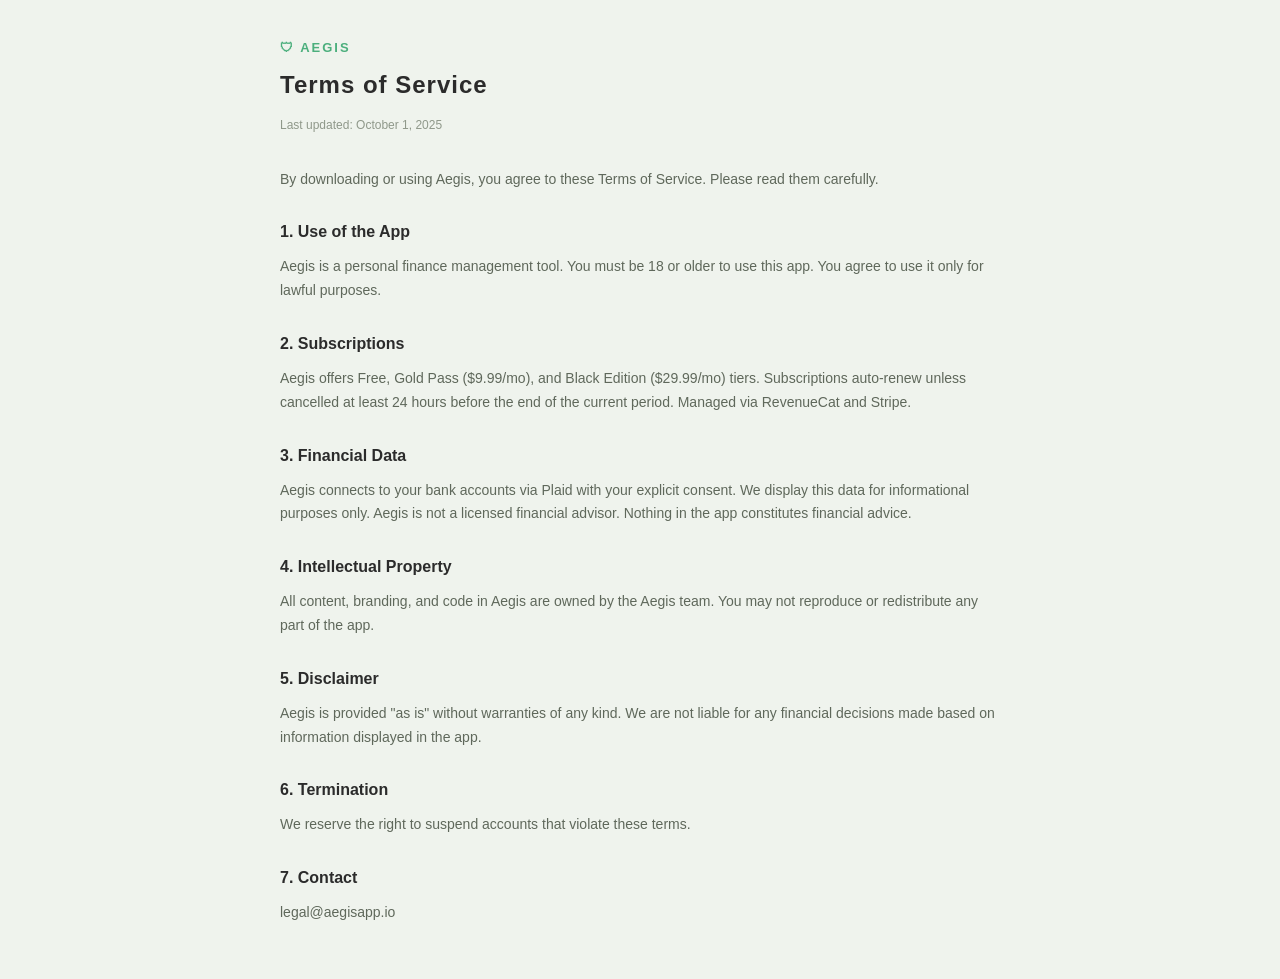
<file: aegis/public_web/terms.html>
<!DOCTYPE html>
<html lang="en">
<head>
  <meta charset="UTF-8">
  <meta name="viewport" content="width=device-width, initial-scale=1.0">
  <title>Aegis — Terms of Service</title>
  <style>
    body { font-family: -apple-system, BlinkMacSystemFont, 'Segoe UI', sans-serif; max-width: 720px; margin: 0 auto; padding: 40px 24px; color: #2b2b2b; background: #eff3ed; }
    h1 { font-size: 24px; font-weight: 900; letter-spacing: 1px; }
    h2 { font-size: 16px; font-weight: 700; margin-top: 32px; }
    p, li { font-size: 14px; line-height: 1.7; color: #5f685b; }
    .logo { font-size: 13px; font-weight: 900; letter-spacing: 2px; color: #4caf7d; margin-bottom: 8px; }
    .updated { font-size: 12px; color: #8f988a; margin-bottom: 32px; }
  </style>
</head>
<body>
  <div class="logo">🛡 AEGIS</div>
  <h1>Terms of Service</h1>
  <p class="updated">Last updated: October 1, 2025</p>
  <p>By downloading or using Aegis, you agree to these Terms of Service. Please read them carefully.</p>
  <h2>1. Use of the App</h2>
  <p>Aegis is a personal finance management tool. You must be 18 or older to use this app. You agree to use it only for lawful purposes.</p>
  <h2>2. Subscriptions</h2>
  <p>Aegis offers Free, Gold Pass ($9.99/mo), and Black Edition ($29.99/mo) tiers. Subscriptions auto-renew unless cancelled at least 24 hours before the end of the current period. Managed via RevenueCat and Stripe.</p>
  <h2>3. Financial Data</h2>
  <p>Aegis connects to your bank accounts via Plaid with your explicit consent. We display this data for informational purposes only. Aegis is not a licensed financial advisor. Nothing in the app constitutes financial advice.</p>
  <h2>4. Intellectual Property</h2>
  <p>All content, branding, and code in Aegis are owned by the Aegis team. You may not reproduce or redistribute any part of the app.</p>
  <h2>5. Disclaimer</h2>
  <p>Aegis is provided "as is" without warranties of any kind. We are not liable for any financial decisions made based on information displayed in the app.</p>
  <h2>6. Termination</h2>
  <p>We reserve the right to suspend accounts that violate these terms.</p>
  <h2>7. Contact</h2>
  <p>legal@aegisapp.io</p>
</body>
</html>
</file>
<file: aegis/marketing/style.css>
:root {
  --bg-main: #EFF3ED;
  --bg-surface: #FFFFFF;
  --bg-surface-elevated: #F8FAF7;
  --border-color: #E2E7DF;
  --border-subtle: #EDF1EC;
  --text-primary: #2B2B2B;
  --text-secondary: #5F685B;
  --text-muted: #8F988A;
  --accent-mint: #4CAF7D;
  --accent-mint-bright: #7DE43A;
  --accent-mint-light: #EBF8F1;
  --accent-gold: #D4AF37;
  --accent-crimson: #BE123C;
  --dark-surface: #14161E;
  --dark-border: #2A2E3D;
  --shadow-sm: 0 2px 8px rgba(0, 0, 0, 0.04);
  --shadow-md: 0 8px 24px rgba(43, 43, 43, 0.06);
  --shadow-lg: 0 16px 40px rgba(43, 43, 43, 0.09);
  --radius-sm: 8px;
  --radius-md: 14px;
  --radius-lg: 22px;
  --radius-full: 9999px;
  --font-sans: -apple-system, BlinkMacSystemFont, 'Segoe UI', Roboto, Helvetica, Arial, sans-serif;
  --transition: all 0.22s cubic-bezier(0.16, 1, 0.3, 1);
}

*, *::before, *::after {
  box-sizing: border-box;
  margin: 0;
  padding: 0;
}

html {
  scroll-behavior: smooth;
  font-family: var(--font-sans);
  background-color: var(--bg-main);
  color: var(--text-primary);
  line-height: 1.6;
  -webkit-font-smoothing: antialiased;
}

body {
  overflow-x: hidden;
  min-height: 100vh;
}

a {
  color: inherit;
  text-decoration: none;
}

button {
  font-family: inherit;
  cursor: pointer;
  border: none;
  background: none;
}

img {
  max-width: 100%;
  height: auto;
  display: block;
}

.container {
  width: 100%;
  max-width: 1180px;
  margin: 0 auto;
  padding: 0 24px;
}

/* Header & Nav */
.header {
  position: sticky;
  top: 0;
  z-index: 100;
  backdrop-filter: blur(16px);
  -webkit-backdrop-filter: blur(16px);
  background: rgba(239, 243, 237, 0.88);
  border-bottom: 1px solid var(--border-color);
  transition: var(--transition);
}

.header-inner {
  display: flex;
  align-items: center;
  justify-content: space-between;
  height: 72px;
}

.brand {
  display: flex;
  align-items: center;
  gap: 10px;
  font-weight: 900;
  font-size: 19px;
  letter-spacing: 2px;
  color: var(--text-primary);
}

.brand-icon {
  width: 32px;
  height: 32px;
  border-radius: 8px;
  overflow: hidden;
  box-shadow: 0 2px 8px rgba(76, 175, 125, 0.25);
}

.nav-links {
  display: flex;
  align-items: center;
  gap: 28px;
  list-style: none;
}

.nav-links a {
  font-size: 14px;
  font-weight: 600;
  color: var(--text-secondary);
  transition: var(--transition);
}

.nav-links a:hover {
  color: var(--text-primary);
}

.nav-actions {
  display: flex;
  align-items: center;
  gap: 12px;
}

/* Buttons */
.btn {
  display: inline-flex;
  align-items: center;
  justify-content: center;
  gap: 8px;
  font-size: 13px;
  font-weight: 700;
  padding: 10px 20px;
  border-radius: var(--radius-full);
  transition: var(--transition);
}

.btn-primary {
  background: var(--text-primary);
  color: #FFFFFF;
}

.btn-primary:hover {
  background: #000000;
  transform: translateY(-1px);
  box-shadow: 0 4px 12px rgba(0, 0, 0, 0.15);
}

.btn-mint {
  background: var(--accent-mint);
  color: #FFFFFF;
}

.btn-mint:hover {
  background: #3D9B6C;
  transform: translateY(-1px);
  box-shadow: 0 4px 14px rgba(76, 175, 125, 0.35);
}

.btn-outline {
  background: var(--bg-surface);
  border: 1px solid var(--border-color);
  color: var(--text-primary);
}

.btn-outline:hover {
  border-color: var(--accent-mint);
  background: #FFFFFF;
  color: var(--accent-mint);
}

.btn-lg {
  padding: 14px 28px;
  font-size: 15px;
}

/* Hero Section */
.hero {
  padding: 80px 0 60px;
  text-align: center;
  position: relative;
}

.hero-pill {
  display: inline-flex;
  align-items: center;
  gap: 8px;
  padding: 6px 14px;
  border-radius: var(--radius-full);
  background: var(--bg-surface);
  border: 1px solid var(--border-color);
  font-size: 12px;
  font-weight: 700;
  color: var(--accent-mint);
  margin-bottom: 24px;
  box-shadow: var(--shadow-sm);
}

.hero-title {
  font-size: clamp(34px, 5.5vw, 62px);
  font-weight: 900;
  letter-spacing: -0.03em;
  line-height: 1.12;
  color: var(--text-primary);
  max-width: 920px;
  margin: 0 auto 20px;
}

.hero-title span.highlight {
  color: var(--accent-mint);
}

.hero-subtitle {
  font-size: clamp(16px, 2.2vw, 19px);
  color: var(--text-secondary);
  max-width: 680px;
  margin: 0 auto 36px;
  line-height: 1.55;
}

.hero-cta {
  display: flex;
  align-items: center;
  justify-content: center;
  gap: 16px;
  margin-bottom: 50px;
  flex-wrap: wrap;
}

/* Hero Interactive UI Card Mockup */
.mockup-wrapper {
  max-width: 880px;
  margin: 0 auto;
  perspective: 1000px;
}

.mockup-card {
  background: var(--bg-surface);
  border-radius: var(--radius-lg);
  border: 1px solid var(--border-color);
  box-shadow: var(--shadow-lg);
  padding: 32px;
  text-align: left;
  position: relative;
  overflow: hidden;
}

.mockup-header {
  display: flex;
  align-items: center;
  justify-content: space-between;
  border-bottom: 1px solid var(--border-subtle);
  padding-bottom: 16px;
  margin-bottom: 24px;
}

.mockup-badge {
  display: flex;
  align-items: center;
  gap: 6px;
  font-size: 11px;
  font-weight: 800;
  letter-spacing: 1px;
  color: var(--accent-mint);
  background: var(--accent-mint-light);
  padding: 4px 10px;
  border-radius: var(--radius-full);
}

.mockup-networth {
  margin-bottom: 24px;
}

.mockup-networth-label {
  font-size: 12px;
  font-weight: 800;
  color: var(--text-muted);
  letter-spacing: 1px;
  text-transform: uppercase;
}

.mockup-networth-value {
  font-size: 44px;
  font-weight: 900;
  letter-spacing: -1px;
  color: var(--text-primary);
  margin: 4px 0;
}

.mockup-stats-grid {
  display: grid;
  grid-template-columns: repeat(auto-fit, minmax(180px, 1fr));
  gap: 16px;
  margin-top: 20px;
}

.stat-box {
  background: var(--bg-surface-elevated);
  border: 1px solid var(--border-color);
  border-radius: var(--radius-md);
  padding: 16px;
}

.stat-box-label {
  font-size: 11px;
  font-weight: 700;
  color: var(--text-muted);
  text-transform: uppercase;
  letter-spacing: 0.5px;
}

.stat-box-value {
  font-size: 20px;
  font-weight: 900;
  color: var(--text-primary);
  margin-top: 4px;
}

.stat-box-value.positive {
  color: var(--accent-mint);
}

.stat-box-value.warning {
  color: var(--accent-crimson);
}

/* Social Proof Banner */
.stats-banner {
  padding: 40px 0;
  border-top: 1px solid var(--border-color);
  border-bottom: 1px solid var(--border-color);
  background: var(--bg-surface);
  margin-top: 50px;
}

.stats-banner-grid {
  display: grid;
  grid-template-columns: repeat(4, 1fr);
  gap: 20px;
  text-align: center;
}

.banner-item-num {
  font-size: 32px;
  font-weight: 900;
  color: var(--text-primary);
}

.banner-item-label {
  font-size: 12px;
  color: var(--text-secondary);
  font-weight: 600;
  margin-top: 4px;
}

/* Feature Sections */
.section {
  padding: 90px 0;
}

.section-tag {
  font-size: 11px;
  font-weight: 800;
  letter-spacing: 1.5px;
  color: var(--accent-mint);
  text-transform: uppercase;
  margin-bottom: 8px;
}

.section-title {
  font-size: clamp(28px, 3.8vw, 42px);
  font-weight: 900;
  letter-spacing: -0.02em;
  color: var(--text-primary);
  line-height: 1.2;
  margin-bottom: 16px;
}

.section-subtitle {
  font-size: 17px;
  color: var(--text-secondary);
  max-width: 640px;
  line-height: 1.6;
  margin-bottom: 48px;
}

.features-grid {
  display: grid;
  grid-template-columns: repeat(3, 1fr);
  gap: 24px;
}

.feature-card {
  background: var(--bg-surface);
  border: 1px solid var(--border-color);
  border-radius: var(--radius-lg);
  padding: 32px 28px;
  transition: var(--transition);
  display: flex;
  flex-direction: column;
}

.feature-card:hover {
  transform: translateY(-4px);
  box-shadow: var(--shadow-md);
  border-color: #D6DDD2;
}

.feature-icon-wrapper {
  width: 48px;
  height: 48px;
  border-radius: 12px;
  background: var(--accent-mint-light);
  color: var(--accent-mint);
  display: flex;
  align-items: center;
  justify-content: center;
  font-size: 22px;
  margin-bottom: 20px;
}

.feature-card h3 {
  font-size: 19px;
  font-weight: 800;
  color: var(--text-primary);
  margin-bottom: 10px;
}

.feature-card p {
  font-size: 14px;
  color: var(--text-secondary);
  line-height: 1.65;
}

/* Garage Showcase */
.garage-showcase {
  background: var(--dark-surface);
  border-radius: var(--radius-lg);
  padding: 48px;
  color: #FFFFFF;
  margin-top: 40px;
  border: 1px solid var(--dark-border);
}

.garage-header {
  display: flex;
  align-items: center;
  justify-content: space-between;
  margin-bottom: 30px;
  flex-wrap: wrap;
  gap: 16px;
}

.garage-tabs {
  display: flex;
  gap: 10px;
  background: #1F232F;
  padding: 4px;
  border-radius: var(--radius-full);
}

.garage-tab-btn {
  padding: 8px 18px;
  border-radius: var(--radius-full);
  font-size: 12px;
  font-weight: 700;
  color: #94A3B8;
  transition: var(--transition);
}

.garage-tab-btn.active {
  background: var(--accent-mint-bright);
  color: #14161E;
}

.garage-stage {
  display: grid;
  grid-template-columns: 1fr 1fr;
  gap: 36px;
  align-items: center;
}

.garage-img-wrapper {
  border-radius: 16px;
  overflow: hidden;
  box-shadow: 0 10px 30px rgba(0, 0, 0, 0.4);
  background: #000;
}

.garage-specs h3 {
  font-size: 28px;
  font-weight: 900;
  margin-bottom: 8px;
}

.garage-vin {
  display: inline-block;
  font-family: monospace;
  font-size: 12px;
  color: var(--accent-mint-bright);
  background: rgba(125, 228, 58, 0.12);
  padding: 4px 10px;
  border-radius: 6px;
  margin-bottom: 20px;
}

.specs-grid {
  display: grid;
  grid-template-columns: 1fr 1fr;
  gap: 16px;
  margin-top: 20px;
}

.spec-item-label {
  font-size: 11px;
  color: #94A3B8;
  text-transform: uppercase;
}

.spec-item-val {
  font-size: 16px;
  font-weight: 800;
  color: #FFFFFF;
}

/* Calculator Section */
.calc-section {
  background: var(--bg-surface);
  border: 1px solid var(--border-color);
  border-radius: var(--radius-lg);
  padding: 48px;
  margin-top: 50px;
}

.calc-grid {
  display: grid;
  grid-template-columns: 1fr 1fr;
  gap: 48px;
  align-items: center;
}

.slider-container {
  margin: 28px 0;
}

.slider-value-display {
  font-size: 36px;
  font-weight: 900;
  color: var(--text-primary);
  margin-bottom: 12px;
}

input[type=range] {
  width: 100%;
  height: 8px;
  border-radius: 4px;
  background: var(--border-color);
  outline: none;
  accent-color: var(--accent-mint);
}

.calc-result-card {
  background: var(--bg-surface-elevated);
  border: 1px solid var(--border-color);
  border-radius: var(--radius-md);
  padding: 32px;
  text-align: center;
}

.calc-coins-reward {
  font-size: 48px;
  font-weight: 900;
  color: var(--accent-mint);
  margin: 10px 0;
}

/* Pricing Section */
.pricing-grid {
  display: grid;
  grid-template-columns: repeat(3, 1fr);
  gap: 24px;
  align-items: stretch;
}

.pricing-card {
  background: var(--bg-surface);
  border: 1px solid var(--border-color);
  border-radius: var(--radius-lg);
  padding: 36px 30px;
  display: flex;
  flex-direction: column;
  position: relative;
  transition: var(--transition);
}

.pricing-card.featured {
  border-color: var(--accent-mint);
  box-shadow: 0 12px 36px rgba(76, 175, 125, 0.16);
  transform: scale(1.02);
}

.featured-badge {
  position: absolute;
  top: -12px;
  left: 50%;
  transform: translateX(-50%);
  background: var(--accent-mint);
  color: #FFFFFF;
  font-size: 11px;
  font-weight: 800;
  letter-spacing: 1px;
  padding: 4px 14px;
  border-radius: var(--radius-full);
}

.tier-name {
  font-size: 18px;
  font-weight: 800;
  margin-bottom: 8px;
}

.tier-price {
  font-size: 42px;
  font-weight: 900;
  color: var(--text-primary);
  margin-bottom: 6px;
}

.tier-price span {
  font-size: 15px;
  font-weight: 600;
  color: var(--text-secondary);
}

.tier-desc {
  font-size: 13px;
  color: var(--text-secondary);
  margin-bottom: 24px;
  min-height: 40px;
}

.tier-features {
  list-style: none;
  margin-bottom: 32px;
  flex-grow: 1;
}

.tier-features li {
  font-size: 13px;
  color: var(--text-primary);
  display: flex;
  align-items: center;
  gap: 10px;
  margin-bottom: 12px;
}

.tier-features li svg {
  color: var(--accent-mint);
  flex-shrink: 0;
}

/* FAQ Accordion */
.faq-list {
  max-width: 800px;
  margin: 0 auto;
  display: flex;
  flex-direction: column;
  gap: 12px;
}

.faq-item {
  background: var(--bg-surface);
  border: 1px solid var(--border-color);
  border-radius: var(--radius-md);
  overflow: hidden;
}

.faq-question {
  width: 100%;
  padding: 20px 24px;
  text-align: left;
  display: flex;
  align-items: center;
  justify-content: space-between;
  font-size: 16px;
  font-weight: 800;
  color: var(--text-primary);
}

.faq-answer {
  padding: 0 24px 20px;
  font-size: 14px;
  color: var(--text-secondary);
  line-height: 1.6;
  display: none;
}

.faq-item.active .faq-answer {
  display: block;
}

.faq-item.active .faq-icon {
  transform: rotate(180deg);
}

/* Footer */
.footer {
  background: var(--dark-surface);
  color: #94A3B8;
  padding: 60px 0 36px;
  border-top: 1px solid var(--dark-border);
}

.footer-top {
  display: flex;
  align-items: center;
  justify-content: space-between;
  border-bottom: 1px solid rgba(255, 255, 255, 0.08);
  padding-bottom: 32px;
  margin-bottom: 32px;
  flex-wrap: wrap;
  gap: 20px;
}

.footer-brand {
  font-size: 18px;
  font-weight: 900;
  color: #FFFFFF;
  letter-spacing: 2px;
}

.footer-links {
  display: flex;
  gap: 24px;
  list-style: none;
}

.footer-links a {
  font-size: 13px;
  color: #94A3B8;
  transition: var(--transition);
}

.footer-links a:hover {
  color: #FFFFFF;
}

.footer-bottom {
  display: flex;
  align-items: center;
  justify-content: space-between;
  font-size: 12px;
  flex-wrap: wrap;
  gap: 12px;
}

/* Responsive */
@media (max-width: 900px) {
  .features-grid, .pricing-grid, .stats-banner-grid {
    grid-template-columns: 1fr;
  }
  .garage-stage, .calc-grid {
    grid-template-columns: 1fr;
  }
  .pricing-card.featured {
    transform: none;
  }
  .nav-links {
    display: none;
  }
}
</file>
